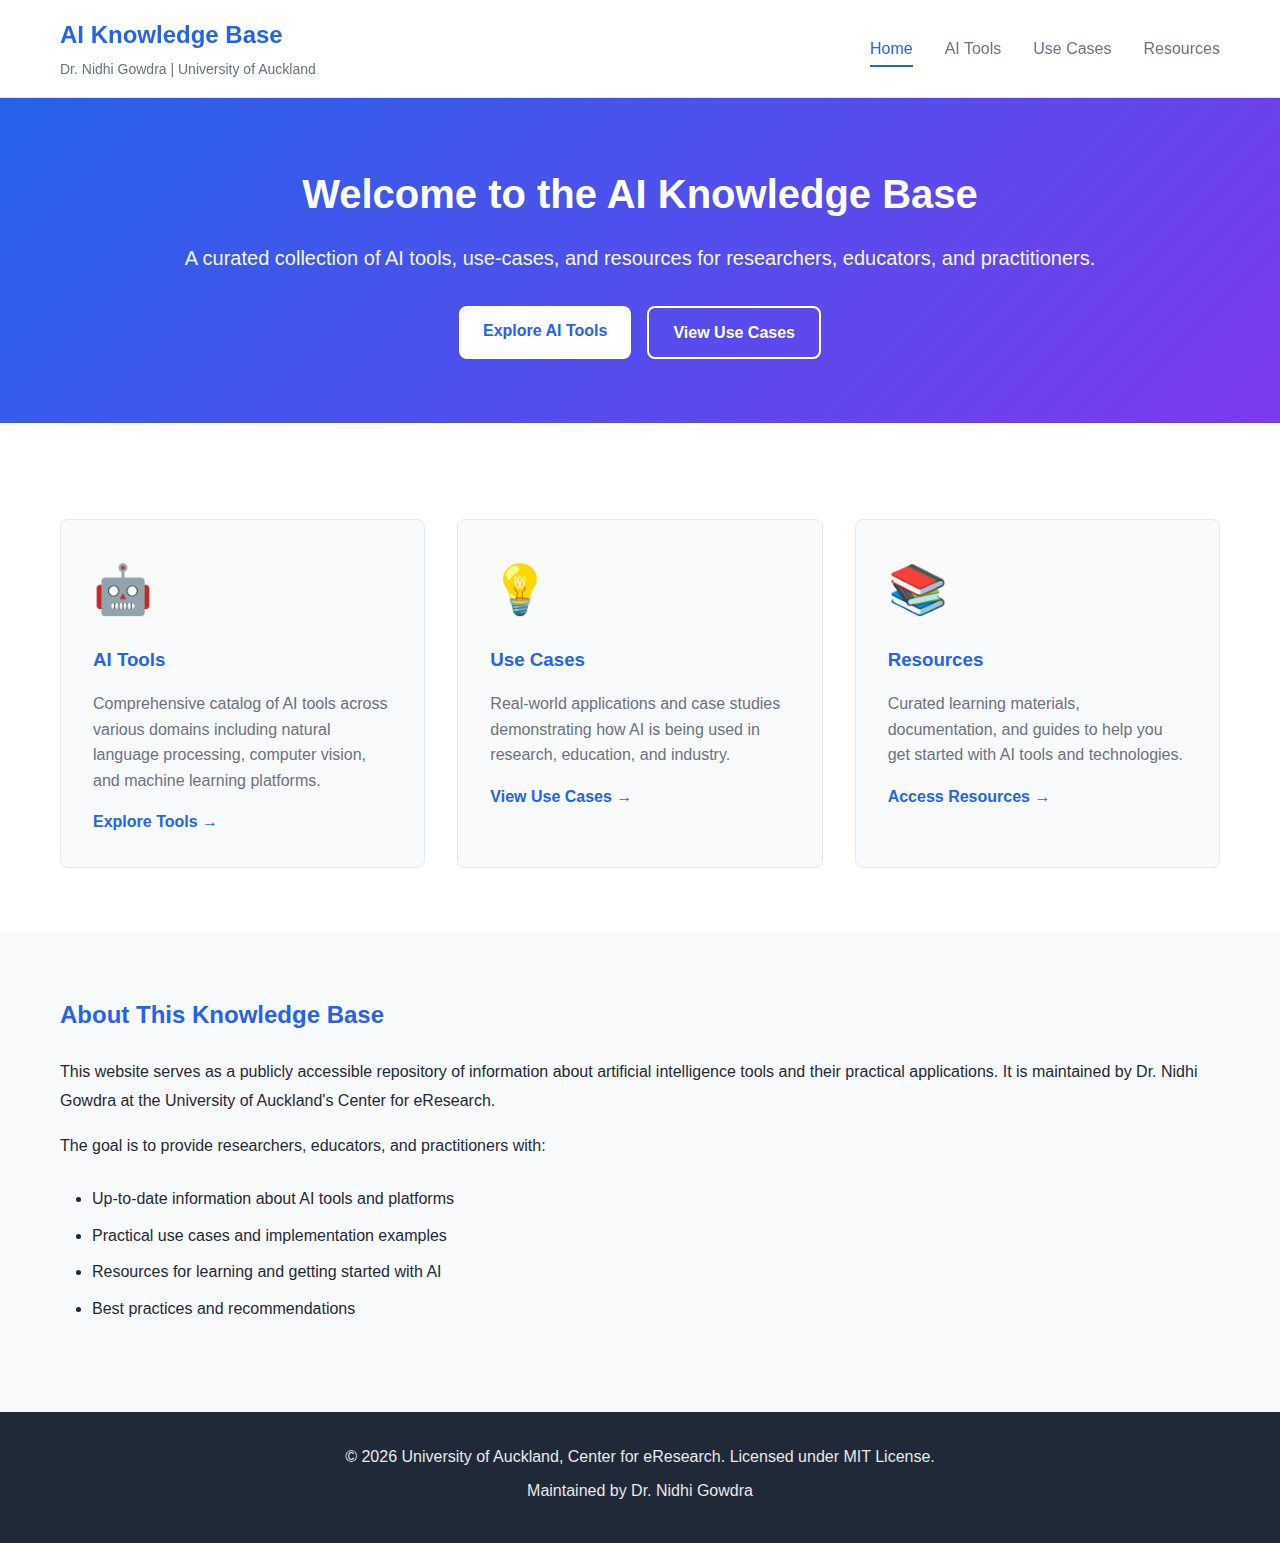
<file: index.html>
<!DOCTYPE html>
<html lang="en">
<head>
    <meta charset="UTF-8">
    <meta name="viewport" content="width=device-width, initial-scale=1.0">
    <meta name="description" content="Dr. Nidhi Gowdra's publicly facing knowledge base for AI tools and use-cases. Discover curated information about AI applications and practical implementations.">
    <meta name="keywords" content="AI, Artificial Intelligence, AI Tools, Use Cases, Machine Learning, University of Auckland">
    <meta name="author" content="Dr. Nidhi Gowdra, University of Auckland">
    <title>AI Knowledge Base | Dr. Nidhi Gowdra</title>
    <link rel="stylesheet" href="styles/main.css">
</head>
<body>
    <header>
        <nav class="navbar">
            <div class="container">
                <div class="nav-brand">
                    <h1>AI Knowledge Base</h1>
                    <p class="subtitle">Dr. Nidhi Gowdra | University of Auckland</p>
                </div>
                <ul class="nav-menu">
                    <li><a href="index.html" class="active">Home</a></li>
                    <li><a href="tools.html">AI Tools</a></li>
                    <li><a href="use-cases.html">Use Cases</a></li>
                    <li><a href="resources.html">Resources</a></li>
                </ul>
            </div>
        </nav>
    </header>

    <main>
        <section class="hero">
            <div class="container">
                <h2>Welcome to the AI Knowledge Base</h2>
                <p class="lead">A curated collection of AI tools, use-cases, and resources for researchers, educators, and practitioners.</p>
                <div class="hero-buttons">
                    <a href="tools.html" class="btn btn-primary">Explore AI Tools</a>
                    <a href="use-cases.html" class="btn btn-secondary">View Use Cases</a>
                </div>
            </div>
        </section>

        <section class="features">
            <div class="container">
                <div class="feature-grid">
                    <div class="feature-card">
                        <div class="feature-icon">🤖</div>
                        <h3>AI Tools</h3>
                        <p>Comprehensive catalog of AI tools across various domains including natural language processing, computer vision, and machine learning platforms.</p>
                        <a href="tools.html" class="card-link">Explore Tools →</a>
                    </div>
                    <div class="feature-card">
                        <div class="feature-icon">💡</div>
                        <h3>Use Cases</h3>
                        <p>Real-world applications and case studies demonstrating how AI is being used in research, education, and industry.</p>
                        <a href="use-cases.html" class="card-link">View Use Cases →</a>
                    </div>
                    <div class="feature-card">
                        <div class="feature-icon">📚</div>
                        <h3>Resources</h3>
                        <p>Curated learning materials, documentation, and guides to help you get started with AI tools and technologies.</p>
                        <a href="resources.html" class="card-link">Access Resources →</a>
                    </div>
                </div>
            </div>
        </section>

        <section class="about">
            <div class="container">
                <h2>About This Knowledge Base</h2>
                <p>This website serves as a publicly accessible repository of information about artificial intelligence tools and their practical applications. It is maintained by Dr. Nidhi Gowdra at the University of Auckland's Center for eResearch.</p>
                <p>The goal is to provide researchers, educators, and practitioners with:</p>
                <ul>
                    <li>Up-to-date information about AI tools and platforms</li>
                    <li>Practical use cases and implementation examples</li>
                    <li>Resources for learning and getting started with AI</li>
                    <li>Best practices and recommendations</li>
                </ul>
            </div>
        </section>
    </main>

    <footer>
        <div class="container">
            <p>&copy; 2026 University of Auckland, Center for eResearch. Licensed under MIT License.</p>
            <p>Maintained by Dr. Nidhi Gowdra</p>
        </div>
    </footer>

    <script src="scripts/main.js"></script>
</body>
</html>
</file>
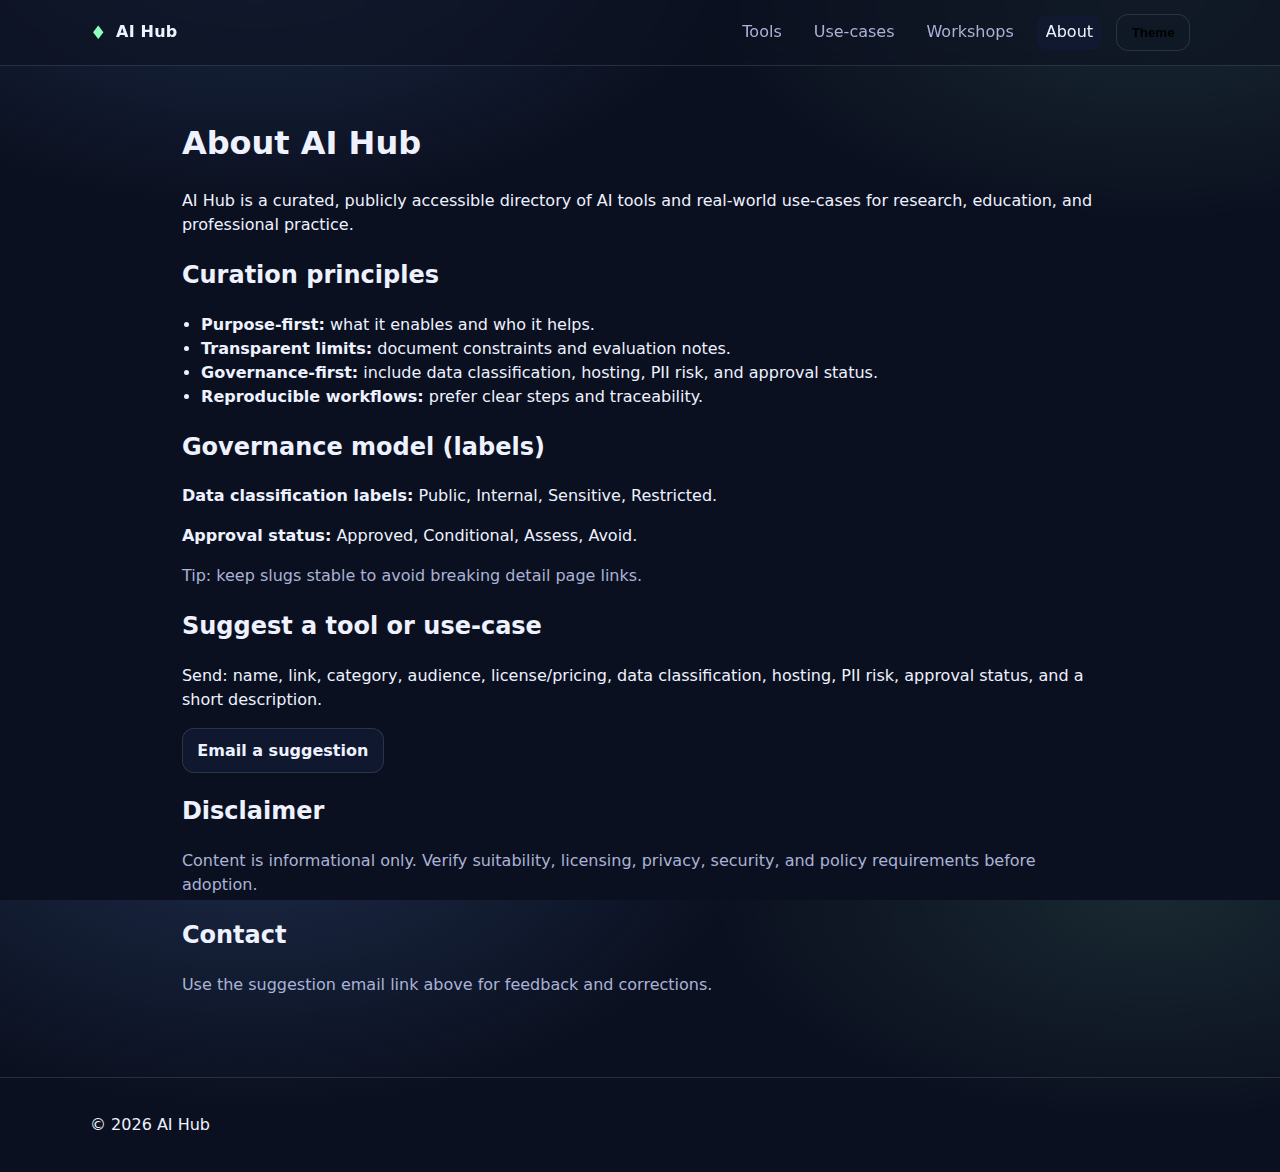
<file: about.html>
<!doctype html>
<html lang="en">
<head>
  <meta charset="utf-8" />
  <meta name="viewport" content="width=device-width,initial-scale=1" />
  <title>About — AI Hub</title>
  <meta name="description" content="About AI Hub and how to contribute." />
  <link rel="stylesheet" href="assets/styles.css" />
  <script defer src="assets/app.js"></script>
</head>
<body>
  <a class="skip-link" href="#main">Skip to content</a>
  
<header class="site-header">
  <div class="container header-inner">
    <div class="brand">
      <span class="logo" aria-hidden="true">&diams;</span>
      <a class="brand-link" href="index.html">AI Hub</a>
    </div>
    <nav class="nav" aria-label="Primary">
      <a class="" href="tools.html">Tools</a>
      <a class="" href="use-cases.html">Use‑cases</a>
      <a class="" href="workshops.html">Workshops</a>
      <a class="active" href="about.html">About</a>
      <button class="btn ghost" id="themeToggle" type="button" aria-label="Toggle theme">Theme</button>
    </nav>
  </div>
</header>
<main id="main" class="container section prose">
  <h1>About AI Hub</h1>
  <p>AI Hub is a curated, publicly accessible directory of AI tools and real‑world use‑cases for research, education, and professional practice.</p>

  <h2 id="principles">Curation principles</h2>
  <ul>
    <li><strong>Purpose‑first:</strong> what it enables and who it helps.</li>
    <li><strong>Transparent limits:</strong> document constraints and evaluation notes.</li>
    <li><strong>Governance‑first:</strong> include data classification, hosting, PII risk, and approval status.</li>
    <li><strong>Reproducible workflows:</strong> prefer clear steps and traceability.</li>
  </ul>

  <h2 id="governance">Governance model (labels)</h2>
  <p><strong>Data classification labels:</strong> Public, Internal, Sensitive, Restricted.</p>
  <p><strong>Approval status:</strong> Approved, Conditional, Assess, Avoid.</p>
  <p class="muted">Tip: keep slugs stable to avoid breaking detail page links.</p>

  <h2 id="contribute">Suggest a tool or use‑case</h2>
  <p>Send: name, link, category, audience, license/pricing, data classification, hosting, PII risk, approval status, and a short description.</p>
  <p><a class="btn" href="mailto:aihub@example.org?subject=Suggestion%20for%20AI%20Hub&body=Tool%20name:%0AWebsite:%0ACategory:%0AAudience:%0ALicense/Pricing:%0AData%20classification%20(Public/Internal/Sensitive/Restricted):%0AHosting:%0APII%20risk%20(Low/Medium/High):%0AApproval%20status%20(Approved/Conditional/Assess/Avoid):%0ATags:%0ASummary:%0AGovernance%20notes:%0A%0AUse-case%20(optional):">Email a suggestion</a></p>

  <h2 id="disclaimer">Disclaimer</h2>
  <p class="muted">Content is informational only. Verify suitability, licensing, privacy, security, and policy requirements before adoption.</p>

  <h2 id="contact">Contact</h2>
  <p class="muted">Use the suggestion email link above for feedback and corrections.</p>
</main>

<footer class="site-footer">
  <div class="container footer-inner">
    <p>© <span id="year"></span> AI Hub</p>
  </div>
</footer>

</body>
</html>
</file>
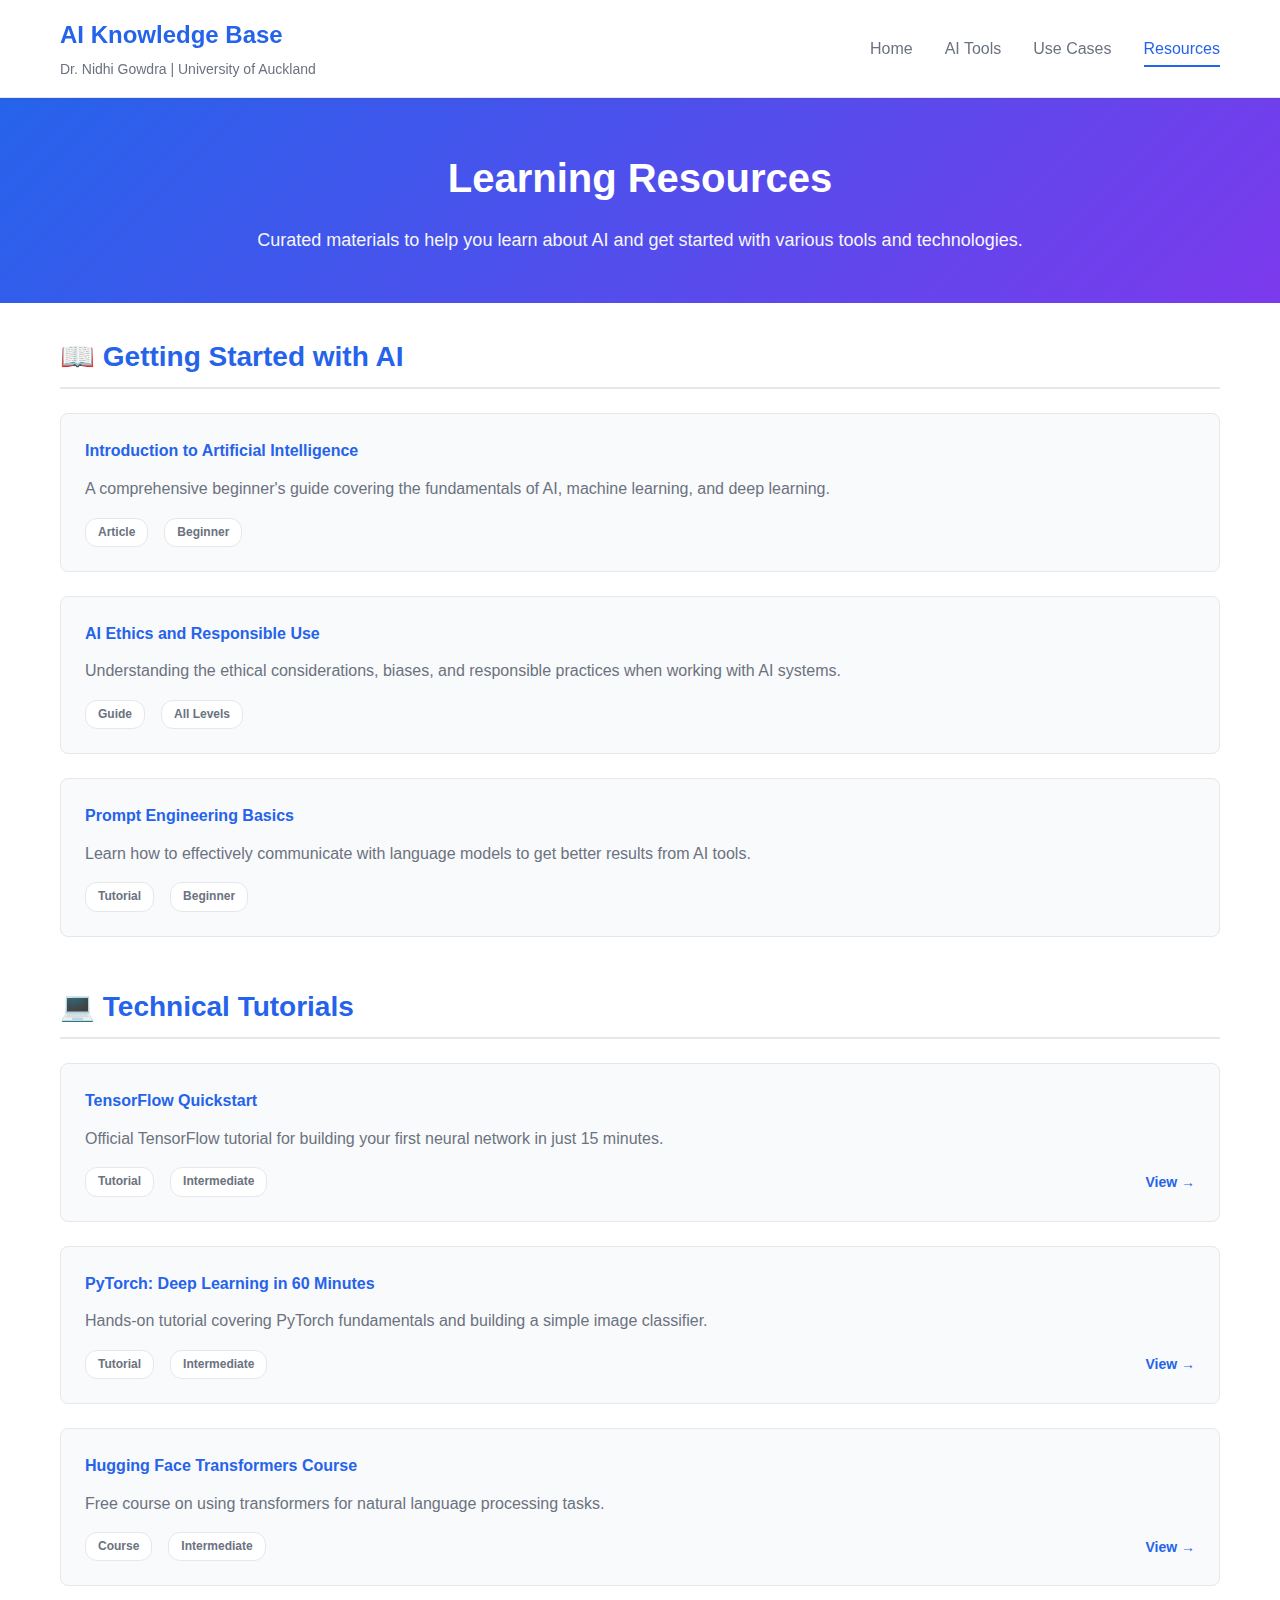
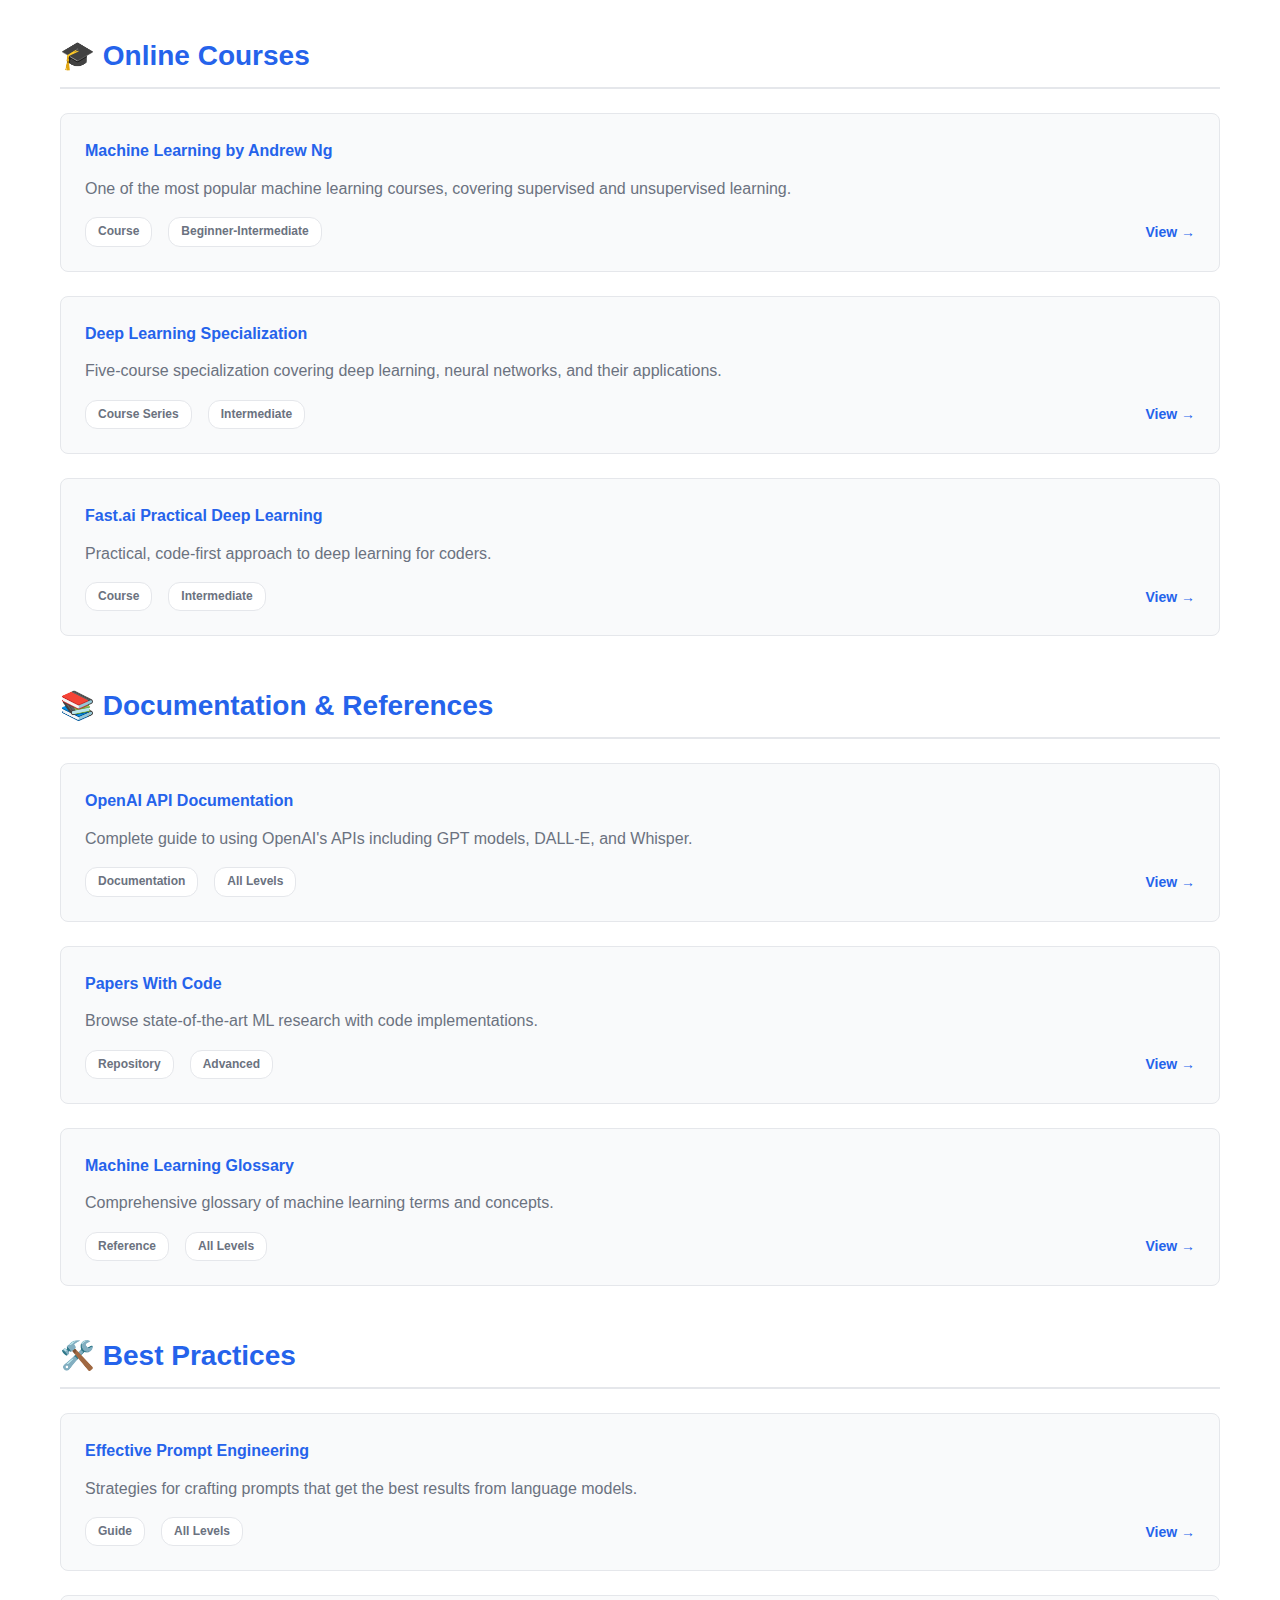
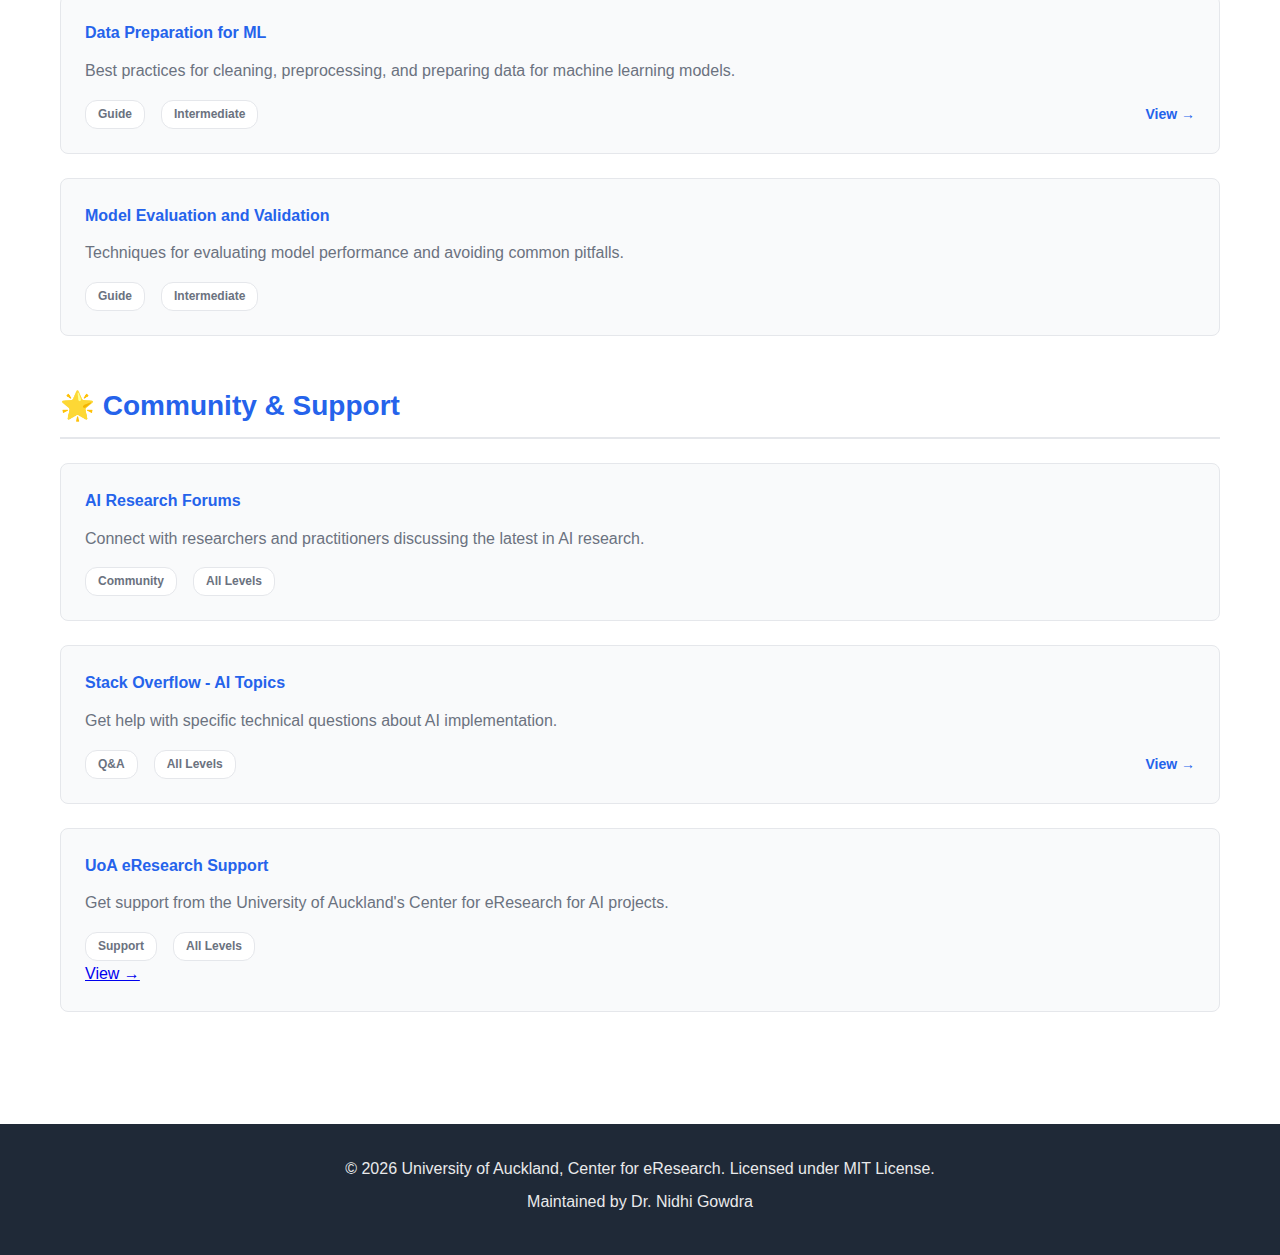
<file: resources.html>
<!DOCTYPE html>
<html lang="en">
<head>
    <meta charset="UTF-8">
    <meta name="viewport" content="width=device-width, initial-scale=1.0">
    <meta name="description" content="Curated resources for learning about AI, including tutorials, courses, and documentation.">
    <title>Resources | AI Knowledge Base</title>
    <link rel="stylesheet" href="styles/main.css">
</head>
<body>
    <header>
        <nav class="navbar">
            <div class="container">
                <div class="nav-brand">
                    <h1>AI Knowledge Base</h1>
                    <p class="subtitle">Dr. Nidhi Gowdra | University of Auckland</p>
                </div>
                <ul class="nav-menu">
                    <li><a href="index.html">Home</a></li>
                    <li><a href="tools.html">AI Tools</a></li>
                    <li><a href="use-cases.html">Use Cases</a></li>
                    <li><a href="resources.html" class="active">Resources</a></li>
                </ul>
            </div>
        </nav>
    </header>

    <main>
        <section class="page-header">
            <div class="container">
                <h2>Learning Resources</h2>
                <p class="lead">Curated materials to help you learn about AI and get started with various tools and technologies.</p>
            </div>
        </section>

        <section class="resources-content">
            <div class="container">
                <div class="resource-section">
                    <h3>📖 Getting Started with AI</h3>
                    <div class="resource-list">
                        <div class="resource-item">
                            <h4>Introduction to Artificial Intelligence</h4>
                            <p>A comprehensive beginner's guide covering the fundamentals of AI, machine learning, and deep learning.</p>
                            <div class="resource-meta">
                                <span class="resource-type">Article</span>
                                <span class="resource-level">Beginner</span>
                            </div>
                        </div>
                        <div class="resource-item">
                            <h4>AI Ethics and Responsible Use</h4>
                            <p>Understanding the ethical considerations, biases, and responsible practices when working with AI systems.</p>
                            <div class="resource-meta">
                                <span class="resource-type">Guide</span>
                                <span class="resource-level">All Levels</span>
                            </div>
                        </div>
                        <div class="resource-item">
                            <h4>Prompt Engineering Basics</h4>
                            <p>Learn how to effectively communicate with language models to get better results from AI tools.</p>
                            <div class="resource-meta">
                                <span class="resource-type">Tutorial</span>
                                <span class="resource-level">Beginner</span>
                            </div>
                        </div>
                    </div>
                </div>

                <div class="resource-section">
                    <h3>💻 Technical Tutorials</h3>
                    <div class="resource-list">
                        <div class="resource-item">
                            <h4>TensorFlow Quickstart</h4>
                            <p>Official TensorFlow tutorial for building your first neural network in just 15 minutes.</p>
                            <div class="resource-meta">
                                <span class="resource-type">Tutorial</span>
                                <span class="resource-level">Intermediate</span>
                                <a href="https://www.tensorflow.org/tutorials/quickstart" target="_blank" rel="noopener">View →</a>
                            </div>
                        </div>
                        <div class="resource-item">
                            <h4>PyTorch: Deep Learning in 60 Minutes</h4>
                            <p>Hands-on tutorial covering PyTorch fundamentals and building a simple image classifier.</p>
                            <div class="resource-meta">
                                <span class="resource-type">Tutorial</span>
                                <span class="resource-level">Intermediate</span>
                                <a href="https://pytorch.org/tutorials/beginner/deep_learning_60min_blitz.html" target="_blank" rel="noopener">View →</a>
                            </div>
                        </div>
                        <div class="resource-item">
                            <h4>Hugging Face Transformers Course</h4>
                            <p>Free course on using transformers for natural language processing tasks.</p>
                            <div class="resource-meta">
                                <span class="resource-type">Course</span>
                                <span class="resource-level">Intermediate</span>
                                <a href="https://huggingface.co/learn/nlp-course" target="_blank" rel="noopener">View →</a>
                            </div>
                        </div>
                    </div>
                </div>

                <div class="resource-section">
                    <h3>🎓 Online Courses</h3>
                    <div class="resource-list">
                        <div class="resource-item">
                            <h4>Machine Learning by Andrew Ng</h4>
                            <p>One of the most popular machine learning courses, covering supervised and unsupervised learning.</p>
                            <div class="resource-meta">
                                <span class="resource-type">Course</span>
                                <span class="resource-level">Beginner-Intermediate</span>
                                <a href="https://www.coursera.org/learn/machine-learning" target="_blank" rel="noopener">View →</a>
                            </div>
                        </div>
                        <div class="resource-item">
                            <h4>Deep Learning Specialization</h4>
                            <p>Five-course specialization covering deep learning, neural networks, and their applications.</p>
                            <div class="resource-meta">
                                <span class="resource-type">Course Series</span>
                                <span class="resource-level">Intermediate</span>
                                <a href="https://www.coursera.org/specializations/deep-learning" target="_blank" rel="noopener">View →</a>
                            </div>
                        </div>
                        <div class="resource-item">
                            <h4>Fast.ai Practical Deep Learning</h4>
                            <p>Practical, code-first approach to deep learning for coders.</p>
                            <div class="resource-meta">
                                <span class="resource-type">Course</span>
                                <span class="resource-level">Intermediate</span>
                                <a href="https://www.fast.ai" target="_blank" rel="noopener">View →</a>
                            </div>
                        </div>
                    </div>
                </div>

                <div class="resource-section">
                    <h3>📚 Documentation & References</h3>
                    <div class="resource-list">
                        <div class="resource-item">
                            <h4>OpenAI API Documentation</h4>
                            <p>Complete guide to using OpenAI's APIs including GPT models, DALL-E, and Whisper.</p>
                            <div class="resource-meta">
                                <span class="resource-type">Documentation</span>
                                <span class="resource-level">All Levels</span>
                                <a href="https://platform.openai.com/docs" target="_blank" rel="noopener">View →</a>
                            </div>
                        </div>
                        <div class="resource-item">
                            <h4>Papers With Code</h4>
                            <p>Browse state-of-the-art ML research with code implementations.</p>
                            <div class="resource-meta">
                                <span class="resource-type">Repository</span>
                                <span class="resource-level">Advanced</span>
                                <a href="https://paperswithcode.com" target="_blank" rel="noopener">View →</a>
                            </div>
                        </div>
                        <div class="resource-item">
                            <h4>Machine Learning Glossary</h4>
                            <p>Comprehensive glossary of machine learning terms and concepts.</p>
                            <div class="resource-meta">
                                <span class="resource-type">Reference</span>
                                <span class="resource-level">All Levels</span>
                                <a href="https://developers.google.com/machine-learning/glossary" target="_blank" rel="noopener">View →</a>
                            </div>
                        </div>
                    </div>
                </div>

                <div class="resource-section">
                    <h3>🛠️ Best Practices</h3>
                    <div class="resource-list">
                        <div class="resource-item">
                            <h4>Effective Prompt Engineering</h4>
                            <p>Strategies for crafting prompts that get the best results from language models.</p>
                            <div class="resource-meta">
                                <span class="resource-type">Guide</span>
                                <span class="resource-level">All Levels</span>
                                <a href="https://mitsloanedtech.mit.edu/ai/basics/effective-prompts/" target="_blank" rel="noopener">View →</a>
                            </div>
                        </div>
                        <div class="resource-item">
                            <h4>Data Preparation for ML</h4>
                            <p>Best practices for cleaning, preprocessing, and preparing data for machine learning models.</p>
                            <div class="resource-meta">
                                <span class="resource-type">Guide</span>
                                <span class="resource-level">Intermediate</span>
                                <a href="https://developers.google.com/machine-learning/data-prep" target="_blank" rel="noopener">View →</a>
                            </div>
                        </div>
                        <div class="resource-item">
                            <h4>Model Evaluation and Validation</h4>
                            <p>Techniques for evaluating model performance and avoiding common pitfalls.</p>
                            <div class="resource-meta">
                                <span class="resource-type">Guide</span>
                                <span class="resource-level">Intermediate</span>
                            </div>
                        </div>
                    </div>
                </div>

                <div class="resource-section">
                    <h3>🌟 Community & Support</h3>
                    <div class="resource-list">
                        <div class="resource-item">
                            <h4>AI Research Forums</h4>
                            <p>Connect with researchers and practitioners discussing the latest in AI research.</p>
                            <div class="resource-meta">
                                <span class="resource-type">Community</span>
                                <span class="resource-level">All Levels</span>
                            </div>
                        </div>
                        <div class="resource-item">
                            <h4>Stack Overflow - AI Topics</h4>
                            <p>Get help with specific technical questions about AI implementation.</p>
                            <div class="resource-meta">
                                <span class="resource-type">Q&A</span>
                                <span class="resource-level">All Levels</span>
                                <a href="https://stackoverflow.com/questions/tagged/artificial-intelligence" target="_blank" rel="noopener">View →</a>
                            </div>
                        </div>
                        <div class="resource-item">
                            <h4>UoA eResearch Support</h4>
                            <p>Get support from the University of Auckland's Center for eResearch for AI projects.</p>
                            <div class="resource-meta">
                                <span class="resource-type">Support</span>
                                <span class="resource-level">All Levels</span>
                            </div>
                            <a href="https://research-hub.auckland.ac.nz/research-infrastructure/research-platforms/eresearch" target="_blank"  rel="noopener">View →</a>
                        </div>
                    </div>
                </div>
            </div>
        </section>
    </main>

    <footer>
        <div class="container">
            <p>&copy; 2026 University of Auckland, Center for eResearch. Licensed under MIT License.</p>
            <p>Maintained by Dr. Nidhi Gowdra</p>
        </div>
    </footer>

    <script src="scripts/main.js"></script>
</body>
</html>
</file>
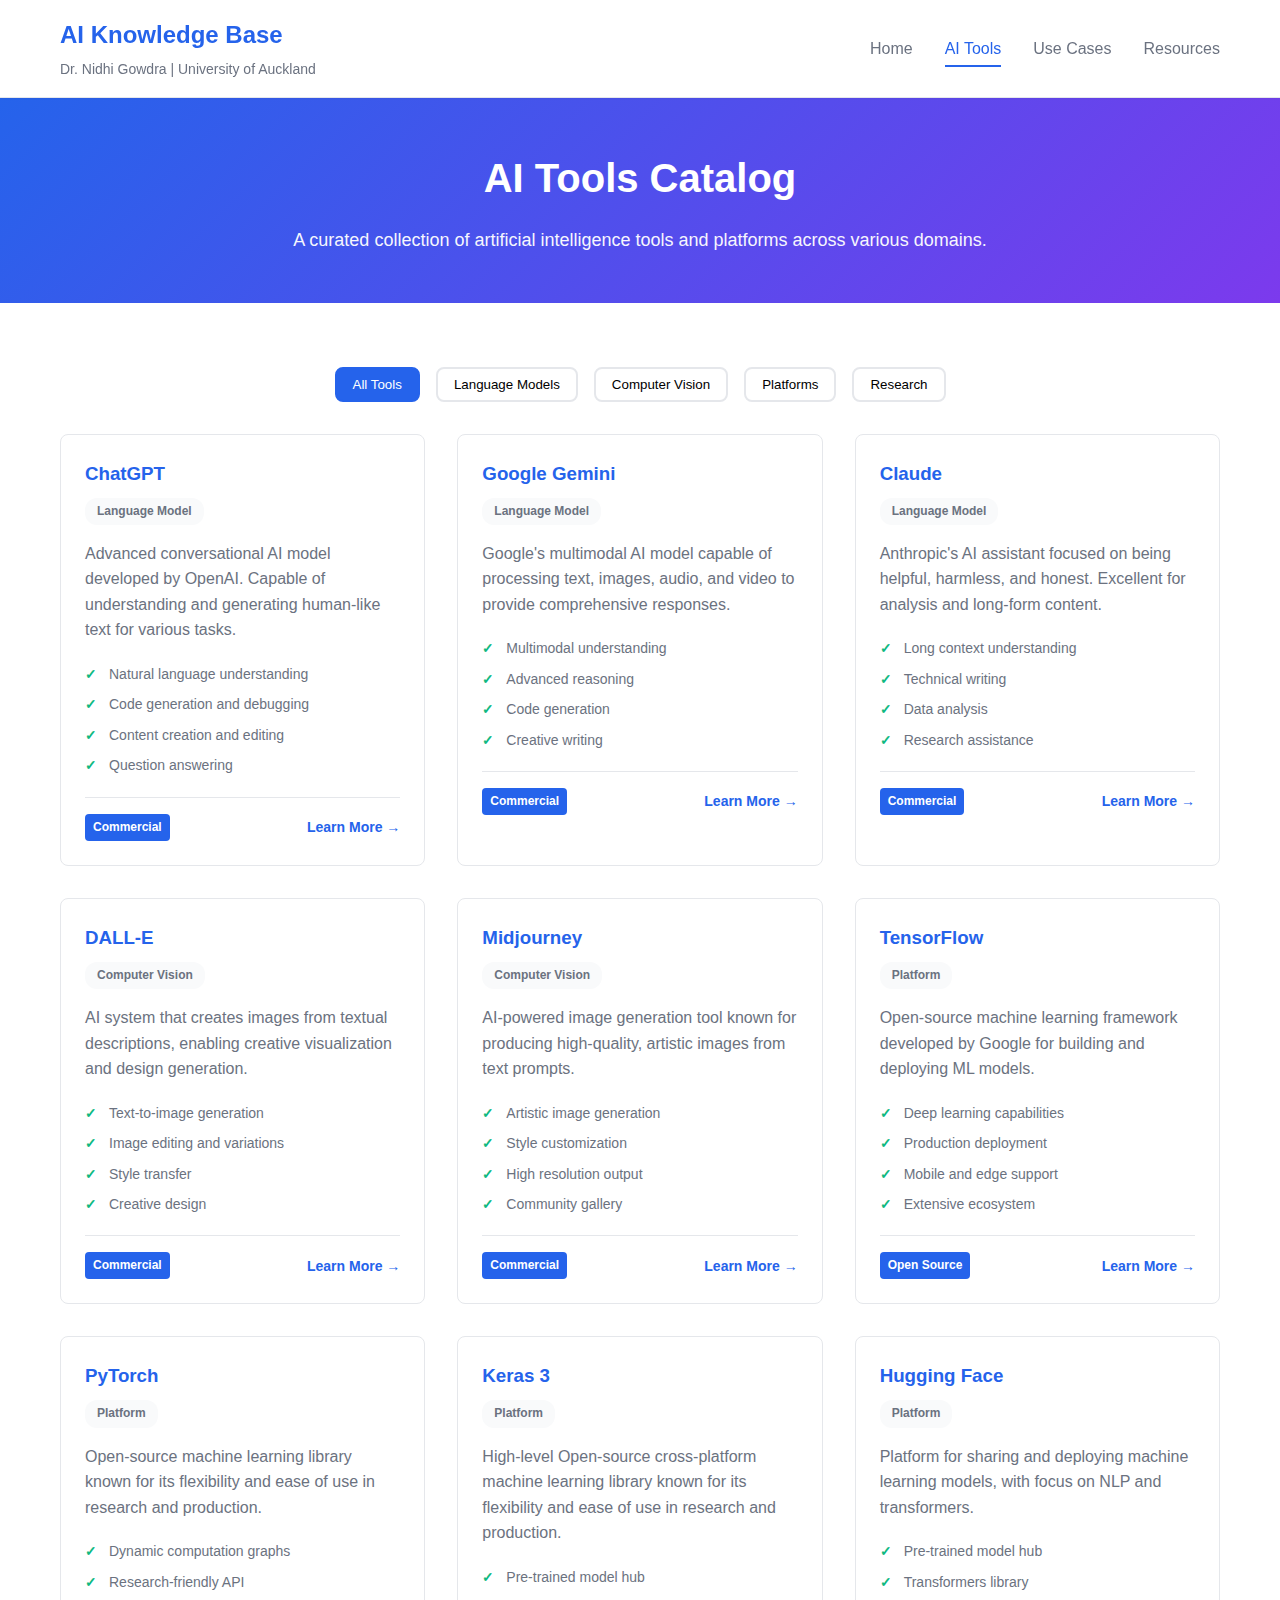
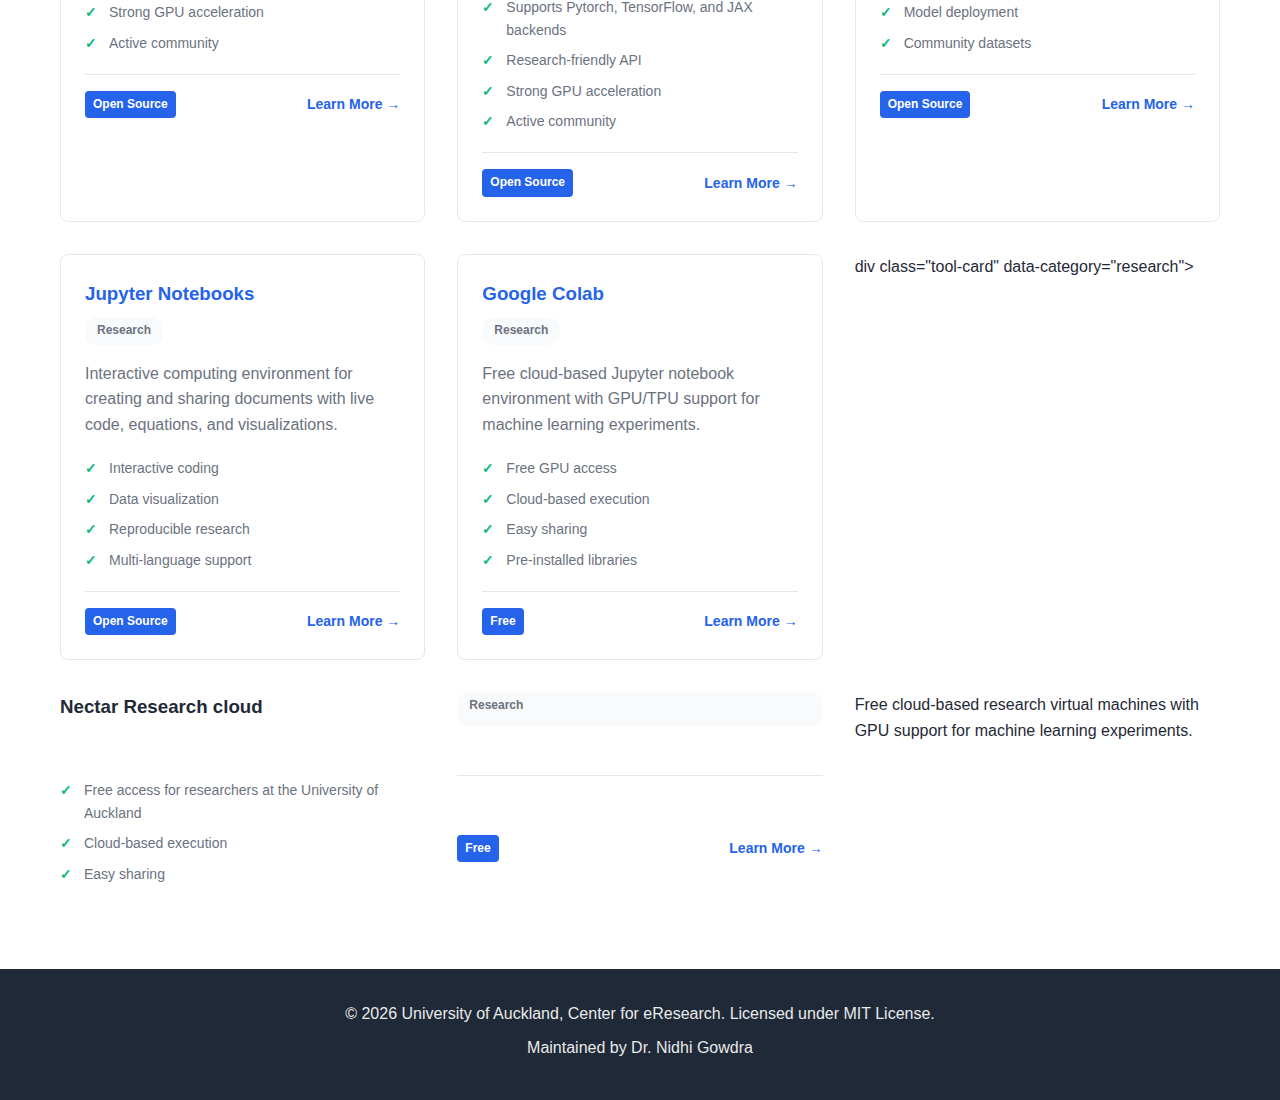
<file: tools.html>
<!DOCTYPE html>
<html lang="en">
<head>
    <meta charset="UTF-8">
    <meta name="viewport" content="width=device-width, initial-scale=1.0">
    <meta name="description" content="Explore curated AI tools including language models, computer vision, and machine learning platforms.">
    <title>AI Tools | AI Knowledge Base</title>
    <link rel="stylesheet" href="styles/main.css">
</head>
<body>
    <header>
        <nav class="navbar">
            <div class="container">
                <div class="nav-brand">
                    <h1>AI Knowledge Base</h1>
                    <p class="subtitle">Dr. Nidhi Gowdra | University of Auckland</p>
                </div>
                <ul class="nav-menu">
                    <li><a href="index.html">Home</a></li>
                    <li><a href="tools.html" class="active">AI Tools</a></li>
                    <li><a href="use-cases.html">Use Cases</a></li>
                    <li><a href="resources.html">Resources</a></li>
                </ul>
            </div>
        </nav>
    </header>

    <main>
        <section class="page-header">
            <div class="container">
                <h2>AI Tools Catalog</h2>
                <p class="lead">A curated collection of artificial intelligence tools and platforms across various domains.</p>
            </div>
        </section>

        <section class="tools-content">
            <div class="container">
                <div class="filter-bar">
                    <button class="filter-btn active" data-category="all">All Tools</button>
                    <button class="filter-btn" data-category="nlp">Language Models</button>
                    <button class="filter-btn" data-category="vision">Computer Vision</button>
                    <button class="filter-btn" data-category="ml">Platforms</button>
                    <button class="filter-btn" data-category="research">Research</button>
                </div>

                <div class="tools-grid" id="toolsGrid">
                    <!-- Language Models -->
                    <div class="tool-card" data-category="nlp">
                        <h3>ChatGPT</h3>
                        <span class="tool-badge">Language Model</span>
                        <p>Advanced conversational AI model developed by OpenAI. Capable of understanding and generating human-like text for various tasks.</p>
                        <ul class="tool-features">
                            <li>Natural language understanding</li>
                            <li>Code generation and debugging</li>
                            <li>Content creation and editing</li>
                            <li>Question answering</li>
                        </ul>
                        <div class="tool-meta">
                            <span class="tool-type">Commercial</span>
                            <a href="https://chat.openai.com" target="_blank" rel="noopener">Learn More →</a>
                        </div>
                    </div>

                    <div class="tool-card" data-category="nlp">
                        <h3>Google Gemini</h3>
                        <span class="tool-badge">Language Model</span>
                        <p>Google's multimodal AI model capable of processing text, images, audio, and video to provide comprehensive responses.</p>
                        <ul class="tool-features">
                            <li>Multimodal understanding</li>
                            <li>Advanced reasoning</li>
                            <li>Code generation</li>
                            <li>Creative writing</li>
                        </ul>
                        <div class="tool-meta">
                            <span class="tool-type">Commercial</span>
                            <a href="https://gemini.google.com" target="_blank" rel="noopener">Learn More →</a>
                        </div>
                    </div>

                    <div class="tool-card" data-category="nlp">
                        <h3>Claude</h3>
                        <span class="tool-badge">Language Model</span>
                        <p>Anthropic's AI assistant focused on being helpful, harmless, and honest. Excellent for analysis and long-form content.</p>
                        <ul class="tool-features">
                            <li>Long context understanding</li>
                            <li>Technical writing</li>
                            <li>Data analysis</li>
                            <li>Research assistance</li>
                        </ul>
                        <div class="tool-meta">
                            <span class="tool-type">Commercial</span>
                            <a href="https://claude.ai" target="_blank" rel="noopener">Learn More →</a>
                        </div>
                    </div>

                    <!-- Computer Vision -->
                    <div class="tool-card" data-category="vision">
                        <h3>DALL-E</h3>
                        <span class="tool-badge">Computer Vision</span>
                        <p>AI system that creates images from textual descriptions, enabling creative visualization and design generation.</p>
                        <ul class="tool-features">
                            <li>Text-to-image generation</li>
                            <li>Image editing and variations</li>
                            <li>Style transfer</li>
                            <li>Creative design</li>
                        </ul>
                        <div class="tool-meta">
                            <span class="tool-type">Commercial</span>
                            <a href="https://openai.com/dall-e" target="_blank" rel="noopener">Learn More →</a>
                        </div>
                    </div>

                    <div class="tool-card" data-category="vision">
                        <h3>Midjourney</h3>
                        <span class="tool-badge">Computer Vision</span>
                        <p>AI-powered image generation tool known for producing high-quality, artistic images from text prompts.</p>
                        <ul class="tool-features">
                            <li>Artistic image generation</li>
                            <li>Style customization</li>
                            <li>High resolution output</li>
                            <li>Community gallery</li>
                        </ul>
                        <div class="tool-meta">
                            <span class="tool-type">Commercial</span>
                            <a href="https://www.midjourney.com" target="_blank" rel="noopener">Learn More →</a>
                        </div>
                    </div>

                    <!-- Platforms -->
                    <div class="tool-card" data-category="ml">
                        <h3>TensorFlow</h3>
                        <span class="tool-badge">Platform</span>
                        <p>Open-source machine learning framework developed by Google for building and deploying ML models.</p>
                        <ul class="tool-features">
                            <li>Deep learning capabilities</li>
                            <li>Production deployment</li>
                            <li>Mobile and edge support</li>
                            <li>Extensive ecosystem</li>
                        </ul>
                        <div class="tool-meta">
                            <span class="tool-type">Open Source</span>
                            <a href="https://www.tensorflow.org" target="_blank" rel="noopener">Learn More →</a>
                        </div>
                    </div>

                    <div class="tool-card" data-category="ml">
                        <h3>PyTorch</h3>
                        <span class="tool-badge">Platform</span>
                        <p>Open-source machine learning library known for its flexibility and ease of use in research and production.</p>
                        <ul class="tool-features">
                            <li>Dynamic computation graphs</li>
                            <li>Research-friendly API</li>
                            <li>Strong GPU acceleration</li>
                            <li>Active community</li>
                        </ul>
                        <div class="tool-meta">
                            <span class="tool-type">Open Source</span>
                            <a href="https://pytorch.org" target="_blank" rel="noopener">Learn More →</a>
                        </div>
                    </div>

                    <div class="tool-card" data-category="ml">
                        <h3>Keras 3</h3>
                        <span class="tool-badge">Platform</span>
                        <p>High-level Open-source cross-platform machine learning library known for its flexibility and ease of use in research and production.</p>
                        <ul class="tool-features">
                            <li>Pre-trained model hub</li>
                            <li>Supports Pytorch, TensorFlow, and JAX backends</li>
                            <li>Research-friendly API</li>
                            <li>Strong GPU acceleration</li>
                            <li>Active community</li>
                        </ul>
                        <div class="tool-meta">
                            <span class="tool-type">Open Source</span>
                            <a href="https://keras.io" target="_blank" rel="noopener">Learn More →</a>
                        </div>
                    </div>

                    <div class="tool-card" data-category="ml">
                        <h3>Hugging Face</h3>
                        <span class="tool-badge">Platform</span>
                        <p>Platform for sharing and deploying machine learning models, with focus on NLP and transformers.</p>
                        <ul class="tool-features">
                            <li>Pre-trained model hub</li>
                            <li>Transformers library</li>
                            <li>Model deployment</li>
                            <li>Community datasets</li>
                        </ul>
                        <div class="tool-meta">
                            <span class="tool-type">Open Source</span>
                            <a href="https://huggingface.co" target="_blank" rel="noopener">Learn More →</a>
                        </div>
                    </div>

                    <!-- Research Tools -->
                    <div class="tool-card" data-category="research">
                        <h3>Jupyter Notebooks</h3>
                        <span class="tool-badge">Research</span>
                        <p>Interactive computing environment for creating and sharing documents with live code, equations, and visualizations.</p>
                        <ul class="tool-features">
                            <li>Interactive coding</li>
                            <li>Data visualization</li>
                            <li>Reproducible research</li>
                            <li>Multi-language support</li>
                        </ul>
                        <div class="tool-meta">
                            <span class="tool-type">Open Source</span>
                            <a href="https://jupyter.org" target="_blank" rel="noopener">Learn More →</a>
                        </div>
                    </div>

                    <div class="tool-card" data-category="research">
                        <h3>Google Colab</h3>
                        <span class="tool-badge">Research</span>
                        <p>Free cloud-based Jupyter notebook environment with GPU/TPU support for machine learning experiments.</p>
                        <ul class="tool-features">
                            <li>Free GPU access</li>
                            <li>Cloud-based execution</li>
                            <li>Easy sharing</li>
                            <li>Pre-installed libraries</li>
                        </ul>
                        <div class="tool-meta">
                            <span class="tool-type">Free</span>
                            <a href="https://colab.research.google.com" target="_blank" rel="noopener">Learn More →</a>
                        </div>
                    </div>

                    div class="tool-card" data-category="research">
                        <h3>Nectar Research cloud</h3>
                        <span class="tool-badge">Research</span>
                        <p>Free cloud-based research virtual machines with GPU support for machine learning experiments.</p>
                        <ul class="tool-features">
                            <li>Free access for researchers at the University of Auckland</li>
                            <li>Cloud-based execution</li>
                            <li>Easy sharing</li>
                        </ul>
                        <div class="tool-meta">
                            <span class="tool-type">Free</span>
                            <a href="https://research-hub.auckland.ac.nz/research-software-and-computing/advanced-compute/research-virtual-machines" target="_blank" rel="noopener">Learn More →</a>
                        </div>
                    </div>


                </div>
            </div>
        </section>
    </main>

    <footer>
        <div class="container">
            <p>&copy; 2026 University of Auckland, Center for eResearch. Licensed under MIT License.</p>
            <p>Maintained by Dr. Nidhi Gowdra</p>
        </div>
    </footer>

    <script src="scripts/main.js"></script>
</body>
</html>
</file>
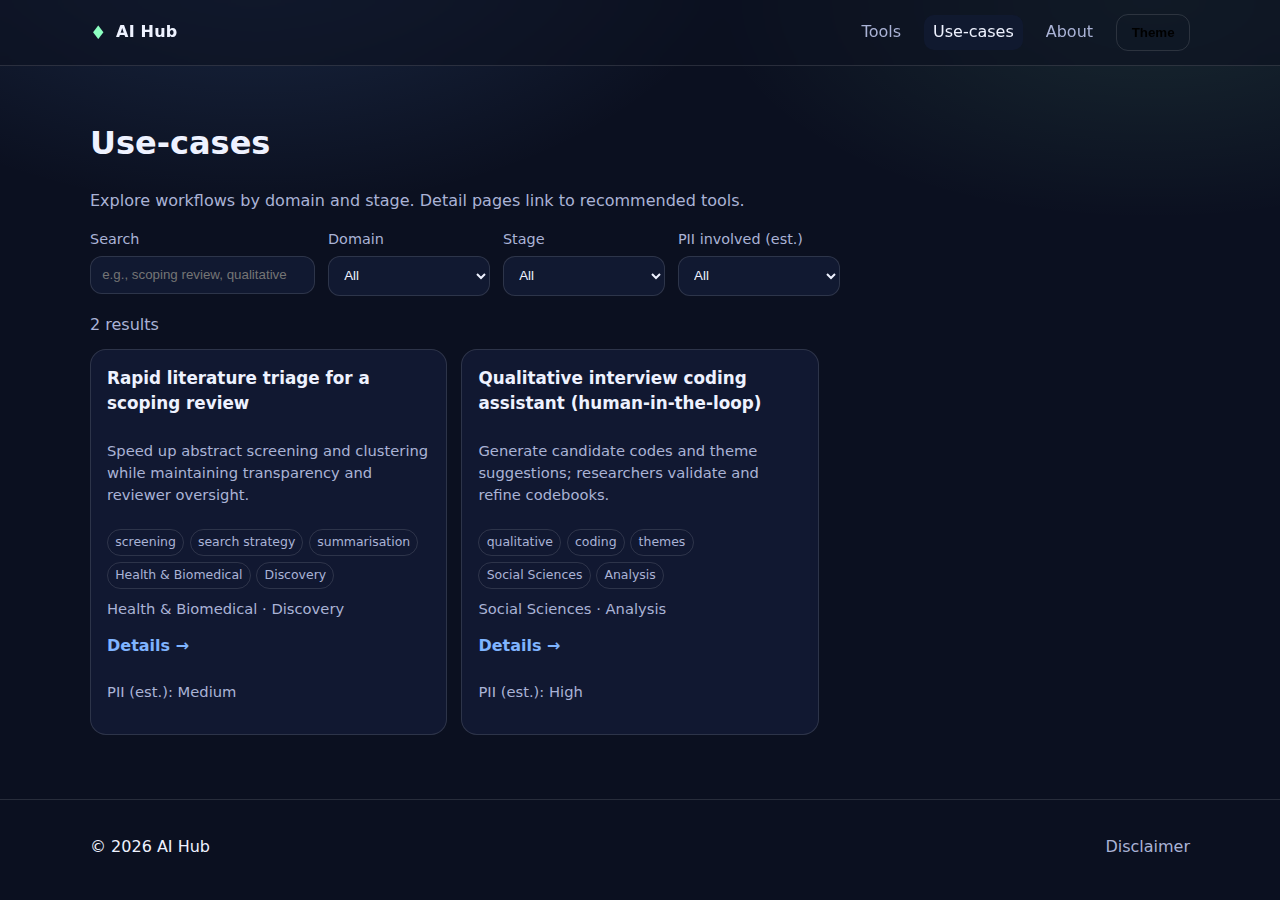
<file: use-cases.html>
<!doctype html>
<html lang="en">
<head>
  <meta charset="utf-8" />
  <meta name="viewport" content="width=device-width,initial-scale=1" />
  <title>Use‑cases — AI Hub</title>
  <meta name="description" content="Explore AI use-cases and workflows." />
  <link rel="stylesheet" href="assets/styles.css" />
  <script defer src="assets/app.js"></script>
</head>
<body>
  <a class="skip-link" href="#main">Skip to content</a>
  
<header class="site-header">
  <div class="container header-inner">
    <div class="brand">
      <span class="logo" aria-hidden="true">&diams;</span>
      <a class="brand-link" href="index.html">AI Hub</a>
    </div>
    <nav class="nav" aria-label="Primary">
      <a class="" href="tools.html">Tools</a>
      <a class="active" href="use-cases.html">Use‑cases</a>
      <a class="" href="about.html">About</a>
      <button class="btn ghost" id="themeToggle" type="button" aria-label="Toggle theme">Theme</button>
    </nav>
  </div>
</header>
<main id="main" class="container section" data-page="usecases">
  <h1>Use‑cases</h1>
  <p class="muted">Explore workflows by domain and stage. Detail pages link to recommended tools.</p>

  <div class="filters">
    <label class="field"><span>Search</span><input id="qUsecases" type="search" placeholder="e.g., scoping review, qualitative coding, de-identification…" /></label>

    <label class="field"><span>Domain</span><select id="domUsecases"><option value="">All</option></select></label>

    <label class="field"><span>Stage</span>
      <select id="stageUsecases">
        <option value="">All</option>
        <option>Discovery</option>
        <option>Data Collection</option>
        <option>Analysis</option>
        <option>Writing</option>
        <option>Teaching</option>
        <option>Deployment</option>
      </select>
    </label>

    <label class="field"><span>PII involved (est.)</span>
      <select id="piiUsecases"><option value="">All</option><option>Low</option><option>Medium</option><option>High</option></select>
    </label>
  </div>

  <div class="toolbar"><div class="muted"><span id="usecasesCount">0</span> results</div></div>
  <div class="grid" id="usecasesGrid" aria-live="polite"></div>
</main>

<footer class="site-footer">
  <div class="container footer-inner">
    <p>© <span id="year"></span> AI Hub</p>
    <p class="muted"><a href="about.html#disclaimer">Disclaimer</a></p>
  </div>
</footer>

</body>
</html>
</file>
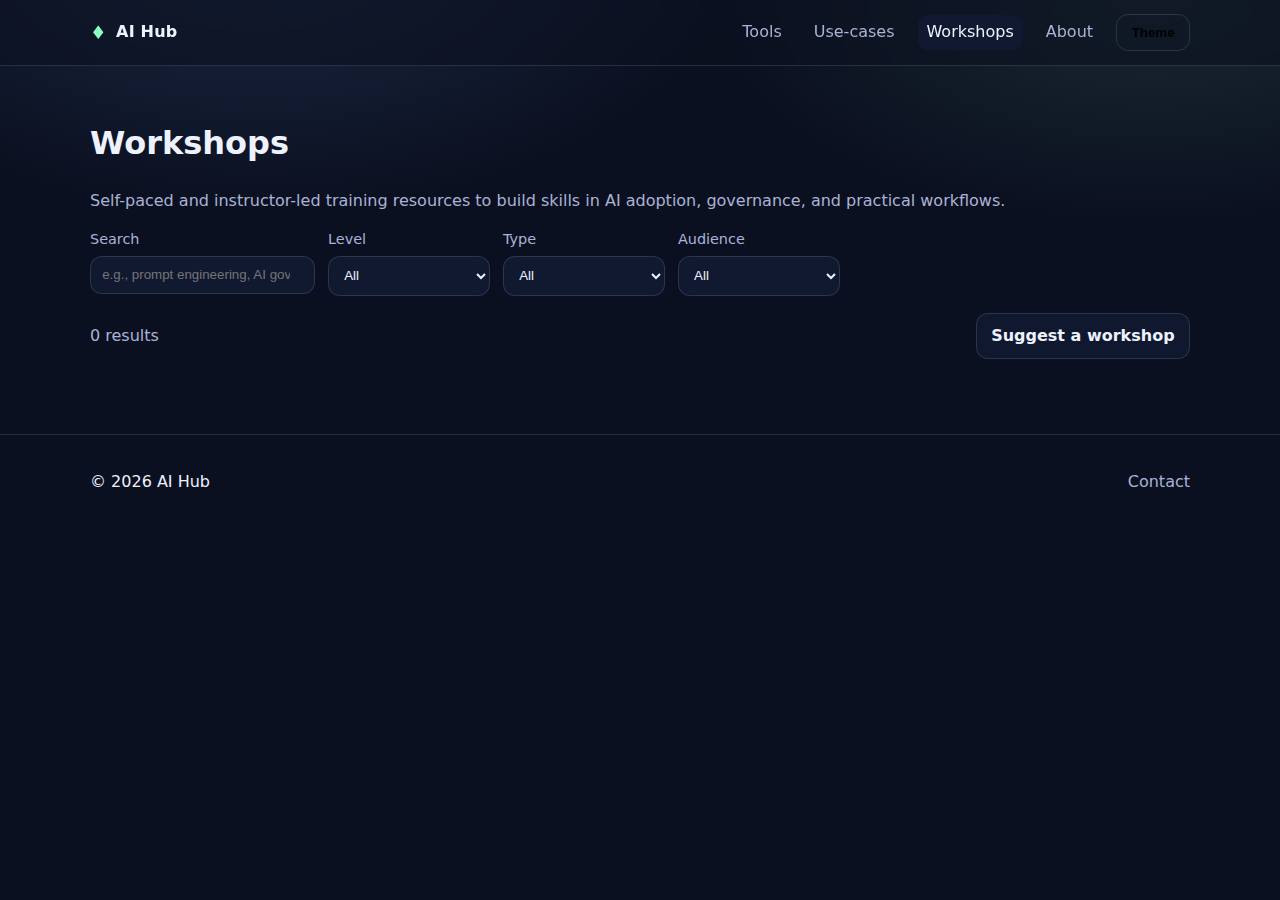
<file: workshops.html>
<!doctype html>
<html lang="en">
<head>
  <meta charset="utf-8" />
  <meta name="viewport" content="width=device-width,initial-scale=1" />
  <title>Workshops — AI Hub</title>
  <meta name="description" content="AI Hub workshops and training resources." />
  <link rel="stylesheet" href="assets/styles.css" />
  <script defer src="assets/app.js"></script>
</head>
<body>
  <a class="skip-link" href="#main">Skip to content</a>
  
<header class="site-header">
  <div class="container header-inner">
    <div class="brand">
      <span class="logo" aria-hidden="true">&diams;</span>
      <a class="brand-link" href="index.html">AI Hub</a>
    </div>
    <nav class="nav" aria-label="Primary">
      <a class="" href="tools.html">Tools</a>
      <a class="" href="use-cases.html">Use‑cases</a>
      <a class="active" href="workshops.html">Workshops</a>
      <a class="" href="about.html">About</a>
      <button class="btn ghost" id="themeToggle" type="button" aria-label="Toggle theme">Theme</button>
    </nav>
  </div>
</header>
<main id="main" class="container section" data-page="workshops">
  <h1>Workshops</h1>
  <p class="muted">Self-paced and instructor-led training resources to build skills in AI adoption, governance, and practical workflows.</p>

  <div class="filters">
    <label class="field"><span>Search</span><input id="qWorkshops" type="search" placeholder="e.g., prompt engineering, AI governance…" /></label>

    <label class="field"><span>Level</span><select id="levelWorkshops"><option value="">All</option><option>Beginner</option><option>Advanced</option></select></label>

    <label class="field"><span>Type</span><select id="typeWorkshops"><option value="">All</option><option>Self-paced</option><option>Instructor-led</option></select></label>

    <label class="field"><span>Audience</span><select id="audienceWorkshops"><option value="">All</option></select></label>
  </div>

  <div class="toolbar">
    <div class="muted"><span id="workshopsCount">0</span> results</div>
    <a class="btn" href="about.html#contribute">Suggest a workshop</a>
  </div>

  <div class="grid" id="workshopsGrid" aria-live="polite"></div>
</main>

<footer class="site-footer">
  <div class="container footer-inner">
    <p>© <span id="year"></span> AI Hub</p>
    <p class="muted"><a href="about.html#contact">Contact</a></p>
  </div>
</footer>

</body>
</html>
</file>
<file: styles/main.css>
/* CSS Variables for theming */
:root {
    --primary-color: #2563eb;
    --primary-dark: #1e40af;
    --secondary-color: #7c3aed;
    --text-primary: #1f2937;
    --text-secondary: #6b7280;
    --bg-light: #f9fafb;
    --bg-white: #ffffff;
    --border-color: #e5e7eb;
    --success-color: #10b981;
    --warning-color: #f59e0b;
    --shadow-sm: 0 1px 2px 0 rgba(0, 0, 0, 0.05);
    --shadow-md: 0 4px 6px -1px rgba(0, 0, 0, 0.1), 0 2px 4px -1px rgba(0, 0, 0, 0.06);
    --shadow-lg: 0 10px 15px -3px rgba(0, 0, 0, 0.1), 0 4px 6px -2px rgba(0, 0, 0, 0.05);
    --border-radius: 8px;
    --max-width: 1200px;
}

/* Reset and Base Styles */
* {
    margin: 0;
    padding: 0;
    box-sizing: border-box;
}

body {
    font-family: -apple-system, BlinkMacSystemFont, 'Segoe UI', 'Roboto', 'Helvetica', 'Arial', sans-serif;
    line-height: 1.6;
    color: var(--text-primary);
    background-color: var(--bg-light);
}

/* Container */
.container {
    max-width: var(--max-width);
    margin: 0 auto;
    padding: 0 20px;
}

/* Navigation */
.navbar {
    background-color: var(--bg-white);
    border-bottom: 1px solid var(--border-color);
    padding: 1rem 0;
    position: sticky;
    top: 0;
    z-index: 1000;
    box-shadow: var(--shadow-sm);
}

.navbar .container {
    display: flex;
    justify-content: space-between;
    align-items: center;
    flex-wrap: wrap;
}

.nav-brand h1 {
    font-size: 1.5rem;
    color: var(--primary-color);
    margin-bottom: 0.25rem;
}

.nav-brand .subtitle {
    font-size: 0.875rem;
    color: var(--text-secondary);
}

.nav-menu {
    display: flex;
    list-style: none;
    gap: 2rem;
    flex-wrap: wrap;
}

.nav-menu a {
    text-decoration: none;
    color: var(--text-secondary);
    font-weight: 500;
    transition: color 0.2s;
    padding: 0.5rem 0;
}

.nav-menu a:hover {
    color: var(--primary-color);
}

.nav-menu a.active {
    color: var(--primary-color);
    border-bottom: 2px solid var(--primary-color);
}

/* Hero Section */
.hero {
    background: linear-gradient(135deg, var(--primary-color) 0%, var(--secondary-color) 100%);
    color: white;
    padding: 4rem 0;
    text-align: center;
}

.hero h2 {
    font-size: 2.5rem;
    margin-bottom: 1rem;
}

.hero .lead {
    font-size: 1.25rem;
    margin-bottom: 2rem;
    opacity: 0.95;
}

.hero-buttons {
    display: flex;
    gap: 1rem;
    justify-content: center;
    flex-wrap: wrap;
}

/* Buttons */
.btn {
    display: inline-block;
    padding: 0.75rem 1.5rem;
    border-radius: var(--border-radius);
    text-decoration: none;
    font-weight: 600;
    transition: all 0.2s;
    cursor: pointer;
    border: none;
}

.btn-primary {
    background-color: var(--bg-white);
    color: var(--primary-color);
}

.btn-primary:hover {
    transform: translateY(-2px);
    box-shadow: var(--shadow-md);
}

.btn-secondary {
    background-color: transparent;
    color: var(--bg-white);
    border: 2px solid var(--bg-white);
}

.btn-secondary:hover {
    background-color: var(--bg-white);
    color: var(--primary-color);
}

/* Features Section */
.features {
    padding: 4rem 0;
    background-color: var(--bg-white);
}

.feature-grid {
    display: grid;
    grid-template-columns: repeat(auto-fit, minmax(300px, 1fr));
    gap: 2rem;
    margin-top: 2rem;
}

.feature-card {
    padding: 2rem;
    border-radius: var(--border-radius);
    background-color: var(--bg-light);
    transition: all 0.3s;
    border: 1px solid var(--border-color);
}

.feature-card:hover {
    transform: translateY(-4px);
    box-shadow: var(--shadow-lg);
}

.feature-icon {
    font-size: 3rem;
    margin-bottom: 1rem;
}

.feature-card h3 {
    margin-bottom: 1rem;
    color: var(--primary-color);
}

.feature-card p {
    color: var(--text-secondary);
    margin-bottom: 1rem;
}

.card-link {
    color: var(--primary-color);
    text-decoration: none;
    font-weight: 600;
}

.card-link:hover {
    text-decoration: underline;
}

/* About Section */
.about {
    padding: 4rem 0;
    background-color: var(--bg-light);
}

.about h2 {
    margin-bottom: 1.5rem;
    color: var(--primary-color);
}

.about p {
    margin-bottom: 1rem;
    line-height: 1.8;
}

.about ul {
    margin: 1.5rem 0;
    padding-left: 2rem;
}

.about li {
    margin-bottom: 0.5rem;
    line-height: 1.8;
}

/* Page Header */
.page-header {
    background: linear-gradient(135deg, var(--primary-color) 0%, var(--secondary-color) 100%);
    color: white;
    padding: 3rem 0;
    text-align: center;
}

.page-header h2 {
    font-size: 2.5rem;
    margin-bottom: 1rem;
}

.page-header .lead {
    font-size: 1.125rem;
    opacity: 0.95;
}

/* Filter Bar */
.filter-bar {
    display: flex;
    gap: 1rem;
    margin: 2rem 0;
    flex-wrap: wrap;
    justify-content: center;
}

.filter-btn {
    padding: 0.5rem 1rem;
    border: 2px solid var(--border-color);
    background-color: var(--bg-white);
    border-radius: var(--border-radius);
    cursor: pointer;
    font-weight: 500;
    transition: all 0.2s;
}

.filter-btn:hover {
    border-color: var(--primary-color);
    color: var(--primary-color);
}

.filter-btn.active {
    background-color: var(--primary-color);
    color: white;
    border-color: var(--primary-color);
}

/* Tools Content */
.tools-content {
    padding: 2rem 0 4rem;
    background-color: var(--bg-white);
}

.tools-grid {
    display: grid;
    grid-template-columns: repeat(auto-fill, minmax(350px, 1fr));
    gap: 2rem;
    margin-top: 2rem;
}

.tool-card {
    padding: 1.5rem;
    border: 1px solid var(--border-color);
    border-radius: var(--border-radius);
    background-color: var(--bg-white);
    transition: all 0.3s;
}

.tool-card:hover {
    box-shadow: var(--shadow-lg);
    transform: translateY(-4px);
}

.tool-card h3 {
    margin-bottom: 0.5rem;
    color: var(--primary-color);
}

.tool-badge {
    display: inline-block;
    padding: 0.25rem 0.75rem;
    background-color: var(--bg-light);
    border-radius: 12px;
    font-size: 0.75rem;
    font-weight: 600;
    color: var(--text-secondary);
    margin-bottom: 1rem;
}

.tool-card p {
    margin-bottom: 1rem;
    color: var(--text-secondary);
    line-height: 1.6;
}

.tool-features {
    list-style: none;
    margin-bottom: 1rem;
}

.tool-features li {
    padding: 0.25rem 0;
    padding-left: 1.5rem;
    position: relative;
    font-size: 0.875rem;
    color: var(--text-secondary);
}

.tool-features li::before {
    content: "✓";
    position: absolute;
    left: 0;
    color: var(--success-color);
    font-weight: bold;
}

.tool-meta {
    display: flex;
    justify-content: space-between;
    align-items: center;
    padding-top: 1rem;
    border-top: 1px solid var(--border-color);
}

.tool-type {
    font-size: 0.75rem;
    padding: 0.25rem 0.5rem;
    background-color: var(--primary-color);
    color: white;
    border-radius: 4px;
    font-weight: 600;
}

.tool-meta a {
    color: var(--primary-color);
    text-decoration: none;
    font-weight: 600;
    font-size: 0.875rem;
}

.tool-meta a:hover {
    text-decoration: underline;
}

/* Use Cases Content */
.use-cases-content {
    padding: 2rem 0 4rem;
    background-color: var(--bg-white);
}

.use-case {
    background-color: var(--bg-white);
    border: 1px solid var(--border-color);
    border-radius: var(--border-radius);
    margin-bottom: 2rem;
    overflow: hidden;
}

.use-case-header {
    background-color: var(--bg-light);
    padding: 1.5rem;
    display: flex;
    justify-content: space-between;
    align-items: center;
    flex-wrap: wrap;
    gap: 1rem;
}

.use-case-header h3 {
    color: var(--primary-color);
    font-size: 1.5rem;
}

.domain-tag {
    padding: 0.5rem 1rem;
    background-color: var(--primary-color);
    color: white;
    border-radius: var(--border-radius);
    font-size: 0.875rem;
    font-weight: 600;
}

.use-case-body {
    padding: 1.5rem;
}

.use-case-body h4 {
    color: var(--primary-color);
    margin-bottom: 0.75rem;
    margin-top: 1.5rem;
}

.use-case-body h4:first-child {
    margin-top: 0;
}

.use-case-body p {
    margin-bottom: 1rem;
    line-height: 1.8;
    color: var(--text-secondary);
}

.use-case-body ul {
    margin-bottom: 1rem;
    padding-left: 1.5rem;
}

.use-case-body li {
    margin-bottom: 0.5rem;
    line-height: 1.8;
    color: var(--text-secondary);
}

.use-case-body strong {
    color: var(--text-primary);
}

.tool-tags {
    display: flex;
    gap: 0.5rem;
    flex-wrap: wrap;
    margin-top: 0.5rem;
}

.tag {
    padding: 0.25rem 0.75rem;
    background-color: var(--bg-light);
    border: 1px solid var(--border-color);
    border-radius: 12px;
    font-size: 0.75rem;
    font-weight: 600;
    color: var(--text-secondary);
}

/* Resources Content */
.resources-content {
    padding: 2rem 0 4rem;
    background-color: var(--bg-white);
}

.resource-section {
    margin-bottom: 3rem;
}

.resource-section h3 {
    color: var(--primary-color);
    font-size: 1.75rem;
    margin-bottom: 1.5rem;
    padding-bottom: 0.5rem;
    border-bottom: 2px solid var(--border-color);
}

.resource-list {
    display: grid;
    gap: 1.5rem;
}

.resource-item {
    padding: 1.5rem;
    background-color: var(--bg-light);
    border: 1px solid var(--border-color);
    border-radius: var(--border-radius);
    transition: all 0.3s;
}

.resource-item:hover {
    box-shadow: var(--shadow-md);
    transform: translateX(4px);
}

.resource-item h4 {
    color: var(--primary-color);
    margin-bottom: 0.75rem;
}

.resource-item p {
    color: var(--text-secondary);
    margin-bottom: 1rem;
    line-height: 1.6;
}

.resource-meta {
    display: flex;
    gap: 1rem;
    align-items: center;
    flex-wrap: wrap;
}

.resource-type,
.resource-level {
    padding: 0.25rem 0.75rem;
    background-color: var(--bg-white);
    border: 1px solid var(--border-color);
    border-radius: 12px;
    font-size: 0.75rem;
    font-weight: 600;
    color: var(--text-secondary);
}

.resource-meta a {
    color: var(--primary-color);
    text-decoration: none;
    font-weight: 600;
    font-size: 0.875rem;
    margin-left: auto;
}

.resource-meta a:hover {
    text-decoration: underline;
}

/* Footer */
footer {
    background-color: var(--text-primary);
    color: white;
    padding: 2rem 0;
    text-align: center;
    margin-top: auto;
}

footer p {
    margin-bottom: 0.5rem;
    opacity: 0.9;
}

/* Responsive Design */
@media (max-width: 768px) {
    .navbar .container {
        flex-direction: column;
        gap: 1rem;
    }

    .nav-menu {
        gap: 1rem;
    }

    .hero h2 {
        font-size: 2rem;
    }

    .hero .lead {
        font-size: 1rem;
    }

    .page-header h2 {
        font-size: 2rem;
    }

    .feature-grid,
    .tools-grid {
        grid-template-columns: 1fr;
    }

    .use-case-header {
        flex-direction: column;
        align-items: flex-start;
    }
}

@media (max-width: 480px) {
    .container {
        padding: 0 15px;
    }

    .hero {
        padding: 2rem 0;
    }

    .hero h2 {
        font-size: 1.75rem;
    }

    .page-header {
        padding: 2rem 0;
    }

    .filter-bar {
        justify-content: flex-start;
    }

    .filter-btn {
        font-size: 0.875rem;
        padding: 0.4rem 0.8rem;
    }
}

/* Print Styles */
@media print {
    .navbar,
    footer,
    .hero-buttons,
    .filter-bar {
        display: none;
    }

    body {
        background-color: white;
    }

    .hero,
    .page-header {
        background: none;
        color: var(--text-primary);
    }
}
</file>
<file: assets/styles.css>
:root{
  --bg:#0b1020;
  --panel:#121a33;
  --text:#eef2ff;
  --muted:#aab3d6;
  --brand:#6aa9ff;
  --accent:#8cffc1;
  --border:rgba(255,255,255,.12);
  --shadow: 0 12px 30px rgba(0,0,0,.35);
  --radius:16px;
  --max:1100px;
  --font: ui-sans-serif, system-ui, -apple-system, Segoe UI, Roboto, Helvetica, Arial;
}

:root[data-theme="light"]{
  --bg:#f7f8ff;
  --panel:#ffffff;
  --text:#0b1020;
  --muted:#4b5677;
  --brand:#2b59ff;
  --accent:#0aa37f;
  --border:rgba(0,0,0,.12);
  --shadow: 0 10px 22px rgba(0,0,0,.10);
}

*{ box-sizing:border-box; }
html,body{ height:100%; }
body{
  margin:0;
  font-family: var(--font);
  background: radial-gradient(1000px 600px at 20% -10%, rgba(106,169,255,.18), transparent 50%),
              radial-gradient(800px 400px at 90% 0%, rgba(140,255,193,.10), transparent 55%),
              var(--bg);
  color:var(--text);
  line-height:1.5;
}

a{ color:inherit; text-decoration:none; }
a:hover{ text-decoration:underline; }

.container{ width: min(var(--max), calc(100% - 2rem)); margin: 0 auto; }

.skip-link{ position:absolute; left:-999px; top:0; background:var(--panel); color:var(--text); padding:.6rem .9rem; border-radius:10px; }
.skip-link:focus{ left:1rem; top:1rem; z-index:9999; }

.site-header{ position:sticky; top:0; z-index:50; backdrop-filter: blur(10px); background: color-mix(in oklab, var(--bg) 60%, transparent); border-bottom:1px solid var(--border); }
.header-inner{ display:flex; align-items:center; justify-content:space-between; padding: .9rem 0; gap: 1rem; }
.brand{ display:flex; gap:.6rem; align-items:center; }
.logo{ color:var(--accent); font-size:1.15rem; }
.brand-link{ font-weight:850; letter-spacing:.2px; }

.nav{ display:flex; gap:.9rem; align-items:center; flex-wrap: wrap; }
.nav a{ padding:.35rem .55rem; border-radius:10px; color:var(--muted); }
.nav a.active, .nav a:hover{ color:var(--text); background: color-mix(in oklab, var(--panel) 80%, transparent); text-decoration:none; }

.btn{ display:inline-flex; align-items:center; justify-content:center; padding:.6rem .9rem; border-radius:12px; border:1px solid var(--border); background: color-mix(in oklab, var(--panel) 85%, transparent); cursor:pointer; font-weight:650; }
.btn:hover{ transform: translateY(-1px); box-shadow: var(--shadow); text-decoration:none; }
.btn.primary{ background: linear-gradient(135deg, var(--brand), color-mix(in oklab, var(--brand) 40%, var(--accent))); border: none; color: #071021; }
.btn.ghost{ background: transparent; }

.hero{ padding: 3.2rem 0 1.2rem; }
.hero h1{ font-size: clamp(2rem, 3vw, 3rem); margin: 0 0 .8rem 0; }
.lead{ color: var(--muted); font-size:1.08rem; max-width: 78ch; }
.hero-actions{ margin-top: 1.2rem; display:flex; gap:.7rem; flex-wrap:wrap; }

.section{ padding: 2rem 0; }
.muted{ color: var(--muted); }

.stats{ margin-top: 1.6rem; display:grid; grid-template-columns: repeat(3, minmax(0,1fr)); gap:.8rem; }
.stat{ background: color-mix(in oklab, var(--panel) 88%, transparent); border: 1px solid var(--border); border-radius: var(--radius); padding: .9rem 1rem; }
.stat-num{ font-size:1.5rem; font-weight:850; }
.stat-label{ color: var(--muted); font-size:.95rem; }

.filters{ display:grid; grid-template-columns: 1.25fr repeat(5, .9fr); gap: .8rem; margin: 1rem 0 1.1rem; }
@media (max-width: 1100px){ .filters{ grid-template-columns: 1fr 1fr; } }
@media (max-width: 720px){ .filters{ grid-template-columns: 1fr; } }

.field span{ display:block; font-size:.9rem; color: var(--muted); margin-bottom:.35rem; }
input, select{ width:100%; padding: .65rem .7rem; border-radius: 12px; border:1px solid var(--border); background: color-mix(in oklab, var(--panel) 92%, transparent); color: var(--text); outline: none; }
input:focus, select:focus{ border-color: color-mix(in oklab, var(--brand) 55%, var(--border)); }

.toolbar{ display:flex; justify-content:space-between; align-items:center; gap:1rem; margin-bottom: .7rem; }

.grid{ display:grid; grid-template-columns: repeat(3, minmax(0,1fr)); gap: .9rem; }
@media (max-width: 980px){ .grid{ grid-template-columns: repeat(2, minmax(0,1fr)); } }
@media (max-width: 640px){ .grid{ grid-template-columns: 1fr; } }

.card{ border-radius: var(--radius); border: 1px solid var(--border); background: color-mix(in oklab, var(--panel) 90%, transparent); padding: 1rem; box-shadow: none; display:flex; flex-direction:column; gap:.55rem; }
.card:hover{ box-shadow: var(--shadow); transform: translateY(-1px); text-decoration:none; }
.card h3{ margin: 0; font-size:1.05rem; }
.badges{ display:flex; gap:.35rem; flex-wrap:wrap; }
.badge{ font-size:.78rem; border: 1px solid var(--border); color: var(--muted); padding:.2rem .45rem; border-radius: 999px; }
.card .meta{ color: var(--muted); font-size:.92rem; }
.card .links{ display:flex; gap:.6rem; flex-wrap:wrap; margin-top:.3rem; }
.card .links a{ color: color-mix(in oklab, var(--brand) 85%, var(--text)); font-weight:750; }

.callout{ border: 1px solid var(--border); border-radius: var(--radius); padding: 1.1rem 1.2rem; background: linear-gradient(180deg, color-mix(in oklab, var(--panel) 92%, transparent), transparent); }

.prose{ max-width: 90ch; }
.prose ul, .prose ol{ padding-left: 1.2rem; }

.dl{ margin: .6rem 0 1.2rem; border:1px solid var(--border); border-radius: var(--radius); padding: .8rem; background: color-mix(in oklab, var(--panel) 92%, transparent); }
.dl-row{ display:grid; grid-template-columns: 210px 1fr; gap: .7rem; padding: .35rem 0; border-bottom:1px solid color-mix(in oklab, var(--border) 60%, transparent); }
.dl-row:last-child{ border-bottom:none; }
.dl dt{ color: var(--muted); font-weight:750; }
.dl dd{ margin:0; }
@media (max-width: 720px){ .dl-row{ grid-template-columns: 1fr; } }

.site-footer{ border-top: 1px solid var(--border); margin-top: 2rem; }
.footer-inner{ display:flex; justify-content:space-between; align-items:center; padding: 1.2rem 0; gap:1rem; flex-wrap: wrap; }
</file>
